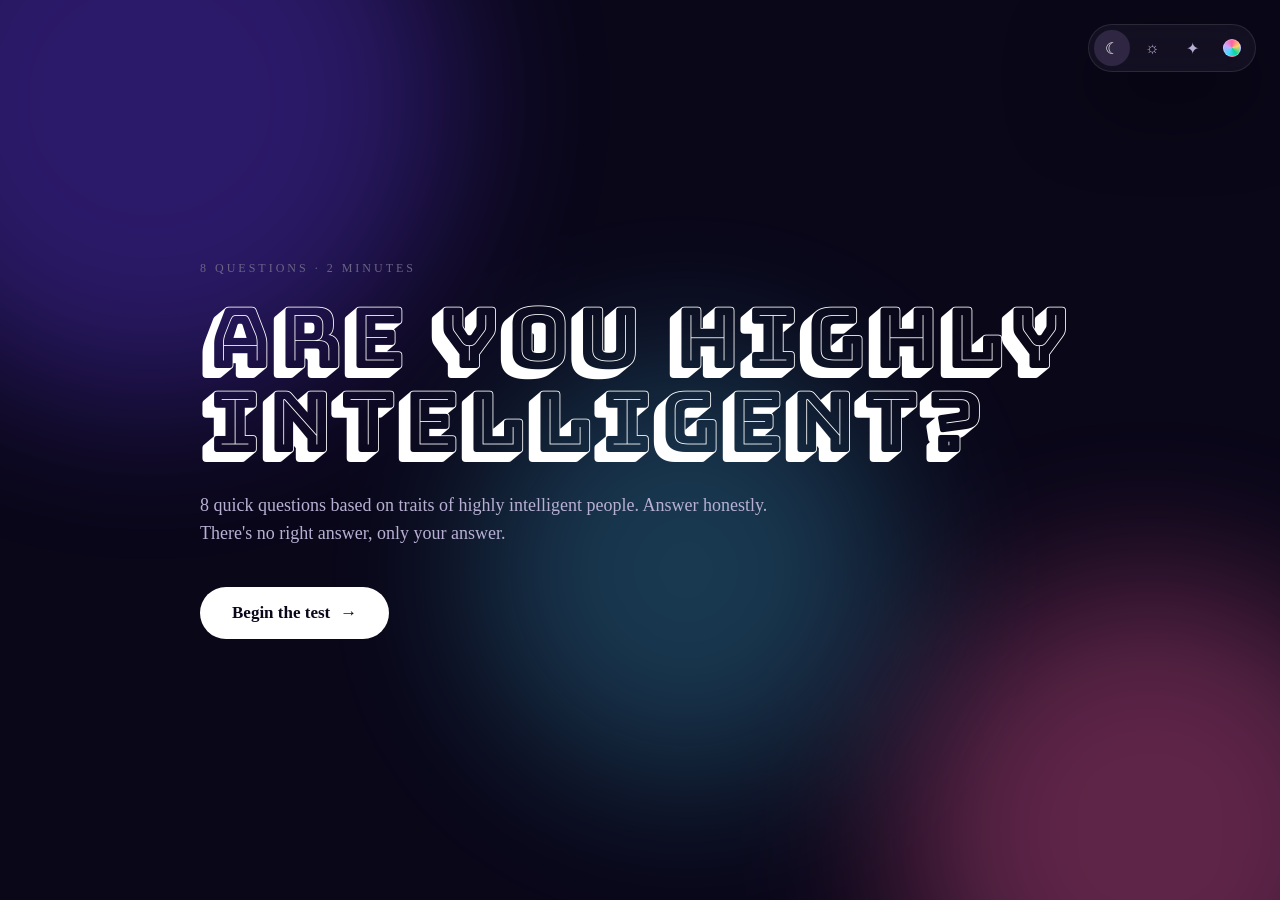
<file: index.html>
<!DOCTYPE html>
<html lang="en">
<head>
  <meta charset="UTF-8" />
  <meta name="viewport" content="width=device-width, initial-scale=1.0" />
  <title>Are You Highly Intelligent?</title>
  <link rel="preconnect" href="https://fonts.googleapis.com" />
  <link rel="preconnect" href="https://fonts.gstatic.com" crossorigin />
  <link rel="stylesheet" href="https://fonts.googleapis.com/css2?family=Bungee+Shade&display=swap" />
  <link rel="stylesheet" href="styles.css" />
</head>
<body class="theme-dark">
  <div class="bg-orbs" aria-hidden="true">
    <div class="orb orb-1"></div>
    <div class="orb orb-2"></div>
    <div class="orb orb-3"></div>
  </div>
  <div class="theme-switcher" title="Change theme">
    <button data-theme="dark" title="Dark" aria-label="Dark theme">☾</button>
    <button data-theme="light" title="Light" aria-label="Light theme">☼</button>
    <button data-theme="playful" title="Playful" aria-label="Playful theme">✦</button>
    <button data-theme="custom" title="Custom color" aria-label="Custom color" id="custom-theme-btn">
      <span class="custom-swatch" id="custom-swatch"></span>
    </button>
    <input type="color" id="custom-color-input" aria-hidden="true" />
  </div>
  <main class="app" id="app"></main>
  <script src="questions.js"></script>
  <script src="quiz.js"></script>
</body>
</html>
</file>
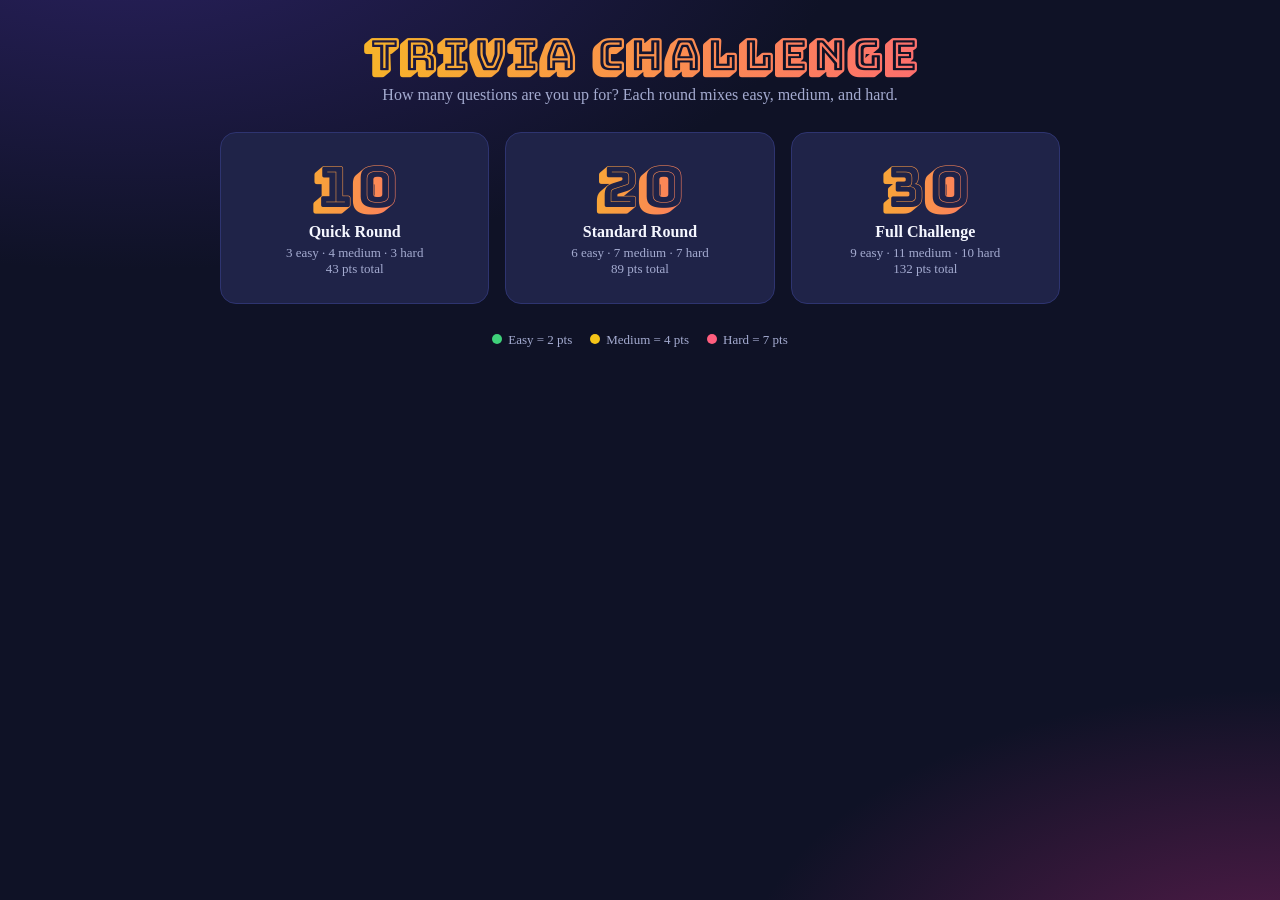
<file: game2/index.html>
<!DOCTYPE html>
<html lang="en">
<head>
<meta charset="UTF-8" />
<meta name="viewport" content="width=device-width, initial-scale=1.0" />
<title>Trivia Challenge</title>
<link rel="preconnect" href="https://fonts.googleapis.com">
<link rel="preconnect" href="https://fonts.gstatic.com" crossorigin>
<link href="https://fonts.googleapis.com/css2?family=Bungee+Outline&family=Bungee+Shade&display=swap" rel="stylesheet">
<style>
  :root {
    --bg: #0f1226;
    --card: #1f2348;
    --card-2: #262b58;
    --accent: #f5c518;
    --accent-2: #ff5e7e;
    --good: #3fd17a;
    --bad: #ff5b5b;
    --easy: #3fd17a;
    --medium: #f5c518;
    --hard: #ff5e7e;
    --text: #f5f7ff;
    --muted: #a4abd0;
    --border: #2e3470;
  }
  * { box-sizing: border-box; }
  html, body {
    margin: 0; padding: 0;
    font-family: "Times New Roman", Times, serif;
    background: radial-gradient(1200px 600px at 10% -10%, #2a2160 0%, transparent 60%),
                radial-gradient(900px 500px at 100% 110%, #5b1d4d 0%, transparent 60%),
                var(--bg);
    color: var(--text);
    min-height: 100vh;
  }
  .wrap { max-width: 880px; margin: 0 auto; padding: 32px 20px 80px; }

  header { text-align: center; margin-bottom: 28px; }
  header h1 {
    margin: 0 0 6px;
    font-family: "Bungee Shade", "Times New Roman", serif;
    font-size: 44px;
    letter-spacing: 1px;
    line-height: 1.1;
    background: linear-gradient(90deg, var(--accent), var(--accent-2));
    -webkit-background-clip: text;
    background-clip: text;
    color: transparent;
  }
  header p { margin: 0; color: var(--muted); font-size: 16px; }
  h2, h3 { font-family: "Bungee Shade", "Times New Roman", serif; letter-spacing: 1px; }

  .step-label {
    text-align: center;
    color: var(--muted);
    font-size: 13px;
    text-transform: uppercase;
    letter-spacing: 2px;
    margin: 8px 0 16px;
  }

  .pick-grid {
    display: grid;
    grid-template-columns: repeat(auto-fit, minmax(220px, 1fr));
    gap: 16px;
    margin-top: 20px;
  }
  .pick-card {
    background: var(--card);
    border: 1px solid var(--border);
    border-radius: 16px;
    padding: 26px 20px;
    text-align: center;
    cursor: pointer;
    transition: transform 0.15s ease, border-color 0.15s ease;
  }
  .pick-card:hover { transform: translateY(-3px); border-color: var(--accent); }
  .pick-card.easy:hover   { border-color: var(--easy); }
  .pick-card.medium:hover { border-color: var(--medium); }
  .pick-card.hard:hover   { border-color: var(--hard); }

  .pick-num {
    font-family: "Bungee Shade", "Times New Roman", serif;
    font-size: 56px;
    line-height: 1;
    background: linear-gradient(90deg, var(--accent), var(--accent-2));
    -webkit-background-clip: text;
    background-clip: text;
    color: transparent;
  }
  .pick-title {
    font-family: "Bungee Shade", "Times New Roman", serif;
    font-size: 28px;
    line-height: 1;
    letter-spacing: 1px;
  }
  .pick-title.easy   { color: var(--easy); }
  .pick-title.medium { color: var(--medium); }
  .pick-title.hard   { color: var(--hard); }

  .pick-label { color: var(--text); font-size: 16px; margin: 8px 0 4px; font-weight: 700; }
  .pick-desc  { color: var(--muted); font-size: 13px; }

  .selection-summary {
    text-align: center;
    color: var(--muted);
    margin: 20px 0 6px;
    font-size: 14px;
  }
  .selection-summary strong { color: var(--text); }

  /* Progress bar */
  .progress-bar {
    position: sticky; top: 0; z-index: 5;
    background: rgba(15, 18, 38, 0.85);
    backdrop-filter: blur(10px);
    padding: 10px 0; margin: 0 -20px 16px;
    padding-left: 20px; padding-right: 20px;
    border-bottom: 1px solid var(--border);
  }
  .progress-track { width: 100%; height: 8px; background: var(--card); border-radius: 999px; overflow: hidden; }
  .progress-fill { height: 100%; background: linear-gradient(90deg, var(--accent), var(--accent-2)); width: 0%; transition: width 0.25s ease; }
  .progress-meta { display: flex; justify-content: space-between; margin-top: 6px; font-size: 13px; color: var(--muted); }

  /* Question card */
  .question {
    background: var(--card);
    border: 1px solid var(--border);
    border-radius: 16px;
    padding: 20px 22px;
    margin-bottom: 14px;
    box-shadow: 0 6px 20px rgba(0, 0, 0, 0.25);
  }
  .q-head { display: flex; align-items: center; justify-content: space-between; gap: 12px; margin-bottom: 10px; flex-wrap: wrap; }
  .q-num { color: var(--accent); font-weight: 700; font-size: 14px; letter-spacing: 1px; text-transform: uppercase; }
  .q-pts { color: var(--muted); font-size: 12px; padding: 3px 10px; border-radius: 999px; background: var(--card-2); text-transform: uppercase; letter-spacing: 0.5px; }

  .q-text { font-size: 17px; line-height: 1.4; margin: 0 0 14px; }

  .options { display: grid; gap: 8px; }
  .option {
    display: flex; align-items: center;
    gap: 10px;
    padding: 10px 12px;
    background: var(--card-2);
    border: 1px solid transparent;
    border-radius: 10px;
    cursor: pointer;
    user-select: none;
  }
  .option:hover { background: #2f3568; }
  .option input { accent-color: var(--accent); }
  .option.selected { border-color: var(--accent); background: var(--card-2); }

  .actions { display: flex; justify-content: center; margin-top: 24px; gap: 12px; flex-wrap: wrap; }
  .btn {
    background: linear-gradient(90deg, var(--accent), var(--accent-2));
    color: #1a1a1a;
    border: none;
    padding: 14px 32px;
    font-size: 16px;
    font-weight: 700;
    border-radius: 999px;
    cursor: pointer;
    letter-spacing: 0.5px;
    box-shadow: 0 8px 24px rgba(245, 197, 24, 0.3);
    transition: transform 0.1s ease;
    font-family: "Times New Roman", Times, serif;
  }
  .btn:hover { transform: translateY(-1px); }
  .btn.secondary { background: var(--card-2); color: var(--text); box-shadow: none; border: 1px solid var(--border); }

  /* Results */
  .result-card {
    background: linear-gradient(135deg, #2b2469 0%, #4a1d56 100%);
    border: 1px solid var(--border);
    border-radius: 20px;
    padding: 32px;
    text-align: center;
    margin-bottom: 24px;
  }
  .score-ring {
    display: inline-block;
    font-family: "Bungee Shade", "Times New Roman", serif;
    font-size: 56px;
    line-height: 1.1;
    margin: 8px 0;
    background: linear-gradient(90deg, var(--accent), var(--accent-2));
    -webkit-background-clip: text;
    background-clip: text;
    color: transparent;
  }
  .score-ring small { font-size: 22px; color: var(--muted); -webkit-text-fill-color: var(--muted); font-family: "Times New Roman", Times, serif; }
  .breakdown {
    display: flex;
    justify-content: center;
    gap: 28px;
    margin-bottom: 18px;
    flex-wrap: wrap;
  }
  .breakdown-item { text-align: center; }
  .breakdown-num {
    font-family: "Comic Sans MS", "Comic Sans", cursive;
    font-size: 30px;
    line-height: 1;
    font-weight: 700;
  }
  .breakdown-total {
    font-family: "Comic Sans MS", "Comic Sans", cursive;
    color: var(--muted);
    font-size: 22px;
    margin-left: 2px;
    font-weight: 700;
  }
  .breakdown-label {
    font-family: "Comic Sans MS", "Comic Sans", cursive;
    font-size: 15px;
    letter-spacing: 0.5px;
    margin-top: 8px;
  }
  .tier { font-family: "Bungee Shade", "Times New Roman", serif; font-size: 22px; margin: 8px 0 4px; letter-spacing: 1px; }
  .tier-blurb { color: var(--muted); margin: 0; }
  .pct { color: var(--muted); font-size: 14px; margin-top: 6px; }

  /* Review */
  .review-q {
    background: var(--card);
    border: 1px solid var(--border);
    border-left: 4px solid var(--good);
    border-radius: 12px;
    padding: 14px 18px;
    margin-bottom: 10px;
    font-size: 14.5px;
  }
  .review-q.wrong { border-left-color: var(--bad); }
  .review-q .label {
    font-size: 12px; text-transform: uppercase; letter-spacing: 1px;
    color: var(--muted); margin-bottom: 4px;
  }
  .review-q .your { color: #ffd9d9; }
  .review-q .correct { color: #cdf3da; }
  .review-q.right .your { color: #cdf3da; }
  .badge { font-size: 12px; padding: 2px 8px; border-radius: 999px; margin-left: 8px; }
  .badge.right { background: rgba(63, 209, 122, 0.2); color: var(--good); }
  .badge.wrong { background: rgba(255, 91, 91, 0.2); color: var(--bad); }

  .empty-warning {
    background: rgba(255, 91, 91, 0.12);
    color: #ffb1b1;
    border: 1px solid rgba(255, 91, 91, 0.3);
    border-radius: 10px;
    padding: 10px 14px;
    margin: 12px 0;
    font-size: 14px;
    text-align: center;
  }
</style>
</head>
<body>
<div class="wrap"><div id="app"></div></div>

<script>
  const POINTS = { easy: 2, medium: 4, hard: 7 };

  const STRATIFIED_PICKS = {
    10: { easy: 3,  medium: 4,  hard: 3  }, // 6 + 16 + 21 = 43 pts
    20: { easy: 6,  medium: 7,  hard: 7  }, // 12 + 28 + 49 = 89 pts
    30: { easy: 9,  medium: 11, hard: 10 }, // 18 + 44 + 70 = 132 pts
  };

  const TIERS = [
    { min: 0.90, label: "Trivia Genius",         blurb: "Encyclopedia energy. Are you sure you weren't peeking?" },
    { min: 0.75, label: "Trivia Master",         blurb: "Sharp, well-read, and clearly dangerous at pub quiz night." },
    { min: 0.60, label: "Knowledgeable",         blurb: "Solid all-rounder — a respectable showing." },
    { min: 0.40, label: "Casual Learner",        blurb: "Some hits, some misses. The trivia world is your oyster." },
    { min: 0.20, label: "Just Getting Started",  blurb: "Plenty of room to grow — every genius was a beginner once." },
    { min: 0.00, label: "Better Luck Next Time", blurb: "Hey, at least you showed up. Wikipedia is right there." },
  ];

  // 35 questions per difficulty so 30-question rounds still get fresh shuffles on retry.
  const QUESTION_POOL = [
    // ============ EASY (35) ============
    { difficulty: "easy", q: "What is the capital of Australia?", options: ["Sydney", "Melbourne", "Canberra", "Perth"], correctIndex: 2 },
    { difficulty: "easy", q: "How many continents are there on Earth?", options: ["5", "6", "7", "8"], correctIndex: 2 },
    { difficulty: "easy", q: "Who painted the Mona Lisa?", options: ["Vincent van Gogh", "Pablo Picasso", "Leonardo da Vinci", "Michelangelo"], correctIndex: 2 },
    { difficulty: "easy", q: "In what year did World War II end?", options: ["1942", "1945", "1948", "1939"], correctIndex: 1 },
    { difficulty: "easy", q: "What is the largest mammal on Earth?", options: ["African elephant", "Giraffe", "Blue whale", "Polar bear"], correctIndex: 2 },
    { difficulty: "easy", q: "Which element has the atomic number 1?", options: ["Helium", "Hydrogen", "Oxygen", "Carbon"], correctIndex: 1 },
    { difficulty: "easy", q: "Who was the first person to walk on the moon?", options: ["Buzz Aldrin", "Yuri Gagarin", "Neil Armstrong", "John Glenn"], correctIndex: 2 },
    { difficulty: "easy", q: "How many sides does a hexagon have?", options: ["5", "6", "7", "8"], correctIndex: 1 },
    { difficulty: "easy", q: "Which gas do plants primarily absorb from the atmosphere?", options: ["Oxygen", "Nitrogen", "Carbon dioxide", "Methane"], correctIndex: 2 },
    { difficulty: "easy", q: "What is the largest hot desert in the world?", options: ["Gobi", "Kalahari", "Sahara", "Arabian"], correctIndex: 2 },
    { difficulty: "easy", q: "Who developed the theory of relativity?", options: ["Isaac Newton", "Albert Einstein", "Galileo Galilei", "Niels Bohr"], correctIndex: 1 },
    { difficulty: "easy", q: "How many strings does a standard guitar have?", options: ["4", "5", "6", "7"], correctIndex: 2 },
    { difficulty: "easy", q: "What is the main language spoken in Brazil?", options: ["Spanish", "English", "Portuguese", "French"], correctIndex: 2 },
    { difficulty: "easy", q: "What is the largest ocean on Earth?", options: ["Atlantic", "Indian", "Pacific", "Arctic"], correctIndex: 2 },
    { difficulty: "easy", q: "What is the hardest naturally occurring substance on Earth?", options: ["Quartz", "Granite", "Diamond", "Iron"], correctIndex: 2 },
    { difficulty: "easy", q: "What is the official currency of Japan?", options: ["Won", "Yen", "Yuan", "Ringgit"], correctIndex: 1 },
    { difficulty: "easy", q: "Who wrote \"Romeo and Juliet\"?", options: ["Charles Dickens", "William Shakespeare", "Ernest Hemingway", "Leo Tolstoy"], correctIndex: 1 },
    { difficulty: "easy", q: "Mount Everest is part of which mountain range?", options: ["Andes", "Rockies", "Alps", "Himalayas"], correctIndex: 3 },
    { difficulty: "easy", q: "The Great Wall is in which country?", options: ["Japan", "India", "China", "Mongolia"], correctIndex: 2 },
    { difficulty: "easy", q: "What is the fastest land animal?", options: ["Lion", "Cheetah", "Horse", "Greyhound"], correctIndex: 1 },
    { difficulty: "easy", q: "Water boils at what temperature in Celsius (at standard pressure)?", options: ["50", "75", "100", "212"], correctIndex: 2 },
    { difficulty: "easy", q: "The pyramids of Giza are in which country?", options: ["Mexico", "Sudan", "Egypt", "Iraq"], correctIndex: 2 },
    { difficulty: "easy", q: "What is the square root of 144?", options: ["10", "11", "12", "14"], correctIndex: 2 },
    { difficulty: "easy", q: "What is the smallest planet in our solar system?", options: ["Mars", "Venus", "Mercury", "Pluto"], correctIndex: 2 },
    { difficulty: "easy", q: "What is the capital of France?", options: ["London", "Madrid", "Paris", "Berlin"], correctIndex: 2 },
    { difficulty: "easy", q: "How many days are in a leap year?", options: ["364", "365", "366", "367"], correctIndex: 2 },
    { difficulty: "easy", q: "What is the currency of the United Kingdom?", options: ["Euro", "Pound sterling", "Krona", "Franc"], correctIndex: 1 },
    { difficulty: "easy", q: "How many planets are officially recognized in our solar system?", options: ["7", "8", "9", "10"], correctIndex: 1 },
    { difficulty: "easy", q: "What is H₂O commonly known as?", options: ["Salt", "Water", "Sugar", "Oxygen"], correctIndex: 1 },
    { difficulty: "easy", q: "What color do you get by mixing red and blue?", options: ["Green", "Orange", "Purple", "Brown"], correctIndex: 2 },
    { difficulty: "easy", q: "How many legs does a spider have?", options: ["6", "8", "10", "12"], correctIndex: 1 },
    { difficulty: "easy", q: "The Sun rises in which direction?", options: ["North", "South", "East", "West"], correctIndex: 2 },
    { difficulty: "easy", q: "What is the capital of Russia?", options: ["St. Petersburg", "Moscow", "Kyiv", "Volgograd"], correctIndex: 1 },
    { difficulty: "easy", q: "What is the capital of Germany?", options: ["Munich", "Berlin", "Hamburg", "Frankfurt"], correctIndex: 1 },
    { difficulty: "easy", q: "Which animal is often called the \"King of the Jungle\"?", options: ["Tiger", "Lion", "Elephant", "Cheetah"], correctIndex: 1 },

    // ============ MEDIUM (35) ============
    { difficulty: "medium", q: "Which planet has the most moons? (Jupiter and Saturn are neck-and-neck — pick the current leader by confirmed count.)", options: ["Jupiter", "Saturn", "Uranus", "Neptune"], correctIndex: 1 },
    { difficulty: "medium", q: "The chemical symbol for gold is?", options: ["Ag", "Au", "Gd", "Go"], correctIndex: 1 },
    { difficulty: "medium", q: "Which is the smallest country in the world by area?", options: ["Monaco", "San Marino", "Vatican City", "Liechtenstein"], correctIndex: 2 },
    { difficulty: "medium", q: "Which Shakespeare play features the line \"To be, or not to be\"?", options: ["Macbeth", "Othello", "King Lear", "Hamlet"], correctIndex: 3 },
    { difficulty: "medium", q: "The longest river in the world (by most accepted measure) is the?", options: ["Amazon", "Nile", "Yangtze", "Mississippi"], correctIndex: 1 },
    { difficulty: "medium", q: "How many bones are in the adult human body?", options: ["186", "206", "226", "246"], correctIndex: 1 },
    { difficulty: "medium", q: "What is the capital of Canada?", options: ["Toronto", "Vancouver", "Ottawa", "Montreal"], correctIndex: 2 },
    { difficulty: "medium", q: "Who wrote the novel \"1984\"?", options: ["Aldous Huxley", "George Orwell", "Ray Bradbury", "Kurt Vonnegut"], correctIndex: 1 },
    { difficulty: "medium", q: "In what year was the first iPhone released?", options: ["2005", "2006", "2007", "2008"], correctIndex: 2 },
    { difficulty: "medium", q: "Which continent has the most countries?", options: ["Asia", "Europe", "Africa", "South America"], correctIndex: 2 },
    { difficulty: "medium", q: "The currency of Switzerland is the?", options: ["Euro", "Swiss Franc", "Krone", "Swiss Mark"], correctIndex: 1 },
    { difficulty: "medium", q: "Who is most commonly credited with inventing the telephone?", options: ["Thomas Edison", "Alexander Graham Bell", "Nikola Tesla", "Guglielmo Marconi"], correctIndex: 1 },
    { difficulty: "medium", q: "Pi (π) to two decimal places is?", options: ["3.12", "3.14", "3.16", "3.41"], correctIndex: 1 },
    { difficulty: "medium", q: "Who painted \"The Starry Night\"?", options: ["Pablo Picasso", "Claude Monet", "Vincent van Gogh", "Paul Cézanne"], correctIndex: 2 },
    { difficulty: "medium", q: "The speed of light is approximately how many km/s?", options: ["30,000", "300,000", "3,000,000", "30,000,000"], correctIndex: 1 },
    { difficulty: "medium", q: "What is the capital of Italy?", options: ["Milan", "Naples", "Rome", "Florence"], correctIndex: 2 },
    { difficulty: "medium", q: "What is the largest planet in our solar system?", options: ["Saturn", "Jupiter", "Neptune", "Uranus"], correctIndex: 1 },
    { difficulty: "medium", q: "Who wrote \"Pride and Prejudice\"?", options: ["Charlotte Brontë", "Jane Austen", "George Eliot", "Virginia Woolf"], correctIndex: 1 },
    { difficulty: "medium", q: "Which element has the chemical symbol Fe?", options: ["Fluorine", "Iron", "Francium", "Ferrium"], correctIndex: 1 },
    { difficulty: "medium", q: "Which is the second-largest country by total area?", options: ["China", "Canada", "United States", "Brazil"], correctIndex: 1 },
    { difficulty: "medium", q: "What is the largest organ in the human body?", options: ["Liver", "Skin", "Brain", "Heart"], correctIndex: 1 },
    { difficulty: "medium", q: "Who painted the ceiling of the Sistine Chapel?", options: ["Raphael", "Leonardo da Vinci", "Michelangelo", "Donatello"], correctIndex: 2 },
    { difficulty: "medium", q: "The chemical symbol for sodium is?", options: ["S", "So", "Na", "Sd"], correctIndex: 2 },
    { difficulty: "medium", q: "In what year was the Eiffel Tower completed?", options: ["1869", "1889", "1899", "1909"], correctIndex: 1 },
    { difficulty: "medium", q: "Who is traditionally credited as the author of \"The Odyssey\"?", options: ["Virgil", "Homer", "Plato", "Aristotle"], correctIndex: 1 },
    { difficulty: "medium", q: "As of 2023, the world's most populous country is?", options: ["China", "India", "United States", "Indonesia"], correctIndex: 1 },
    { difficulty: "medium", q: "Which body of water is among the saltiest in the world?", options: ["Mediterranean Sea", "Dead Sea", "Red Sea", "Caspian Sea"], correctIndex: 1 },
    { difficulty: "medium", q: "Who wrote \"The Great Gatsby\"?", options: ["Ernest Hemingway", "F. Scott Fitzgerald", "John Steinbeck", "William Faulkner"], correctIndex: 1 },
    { difficulty: "medium", q: "What is the capital of South Korea?", options: ["Pyongyang", "Seoul", "Busan", "Tokyo"], correctIndex: 1 },
    { difficulty: "medium", q: "What is the largest country in Africa by area?", options: ["Egypt", "Algeria", "Sudan", "DR Congo"], correctIndex: 1 },
    { difficulty: "medium", q: "Machu Picchu is located in which country?", options: ["Bolivia", "Peru", "Chile", "Argentina"], correctIndex: 1 },
    { difficulty: "medium", q: "Who is the Greek god of the sea?", options: ["Zeus", "Poseidon", "Hades", "Apollo"], correctIndex: 1 },
    { difficulty: "medium", q: "The currency of Mexico is the?", options: ["Real", "Peso", "Quetzal", "Bolívar"], correctIndex: 1 },
    { difficulty: "medium", q: "On the pH scale, the opposite of an acid is a?", options: ["Salt", "Base", "Solvent", "Solute"], correctIndex: 1 },
    { difficulty: "medium", q: "Which country gifted the Statue of Liberty to the United States?", options: ["Spain", "France", "England", "Italy"], correctIndex: 1 },

    // ============ HARD (35) ============
    { difficulty: "hard", q: "In what year did the Berlin Wall fall?", options: ["1987", "1989", "1991", "1985"], correctIndex: 1 },
    { difficulty: "hard", q: "Who is credited with discovering penicillin?", options: ["Louis Pasteur", "Alexander Fleming", "Marie Curie", "Jonas Salk"], correctIndex: 1 },
    { difficulty: "hard", q: "What is the capital of Mongolia?", options: ["Astana", "Ulaanbaatar", "Bishkek", "Tashkent"], correctIndex: 1 },
    { difficulty: "hard", q: "Who composed Symphony No. 9, which contains \"Ode to Joy\"?", options: ["Wolfgang Mozart", "Ludwig van Beethoven", "Johann Sebastian Bach", "Johannes Brahms"], correctIndex: 1 },
    { difficulty: "hard", q: "What is element number 79 on the periodic table?", options: ["Silver", "Gold", "Platinum", "Mercury"], correctIndex: 1 },
    { difficulty: "hard", q: "Who was the first female Prime Minister of the United Kingdom?", options: ["Theresa May", "Margaret Thatcher", "Liz Truss", "Indira Gandhi"], correctIndex: 1 },
    { difficulty: "hard", q: "Which country has the largest land area in the world?", options: ["China", "United States", "Russia", "Canada"], correctIndex: 2 },
    { difficulty: "hard", q: "The deepest known point in Earth's oceans is the?", options: ["Puerto Rico Trench", "Mariana Trench", "Tonga Trench", "Java Trench"], correctIndex: 1 },
    { difficulty: "hard", q: "Who painted \"The Persistence of Memory\" (the famous melting clocks)?", options: ["Pablo Picasso", "Salvador Dalí", "René Magritte", "Joan Miró"], correctIndex: 1 },
    { difficulty: "hard", q: "Whose face appears on the United States $100 bill?", options: ["George Washington", "Abraham Lincoln", "Benjamin Franklin", "Thomas Jefferson"], correctIndex: 2 },
    { difficulty: "hard", q: "Who wrote \"The Brothers Karamazov\"?", options: ["Leo Tolstoy", "Fyodor Dostoevsky", "Anton Chekhov", "Nikolai Gogol"], correctIndex: 1 },
    { difficulty: "hard", q: "In what year did the Western Roman Empire fall?", options: ["410 AD", "476 AD", "500 AD", "565 AD"], correctIndex: 1 },
    { difficulty: "hard", q: "Who is the longest-reigning British monarch in history?", options: ["Queen Victoria", "George III", "Elizabeth II", "Henry VIII"], correctIndex: 2 },
    { difficulty: "hard", q: "What is the smallest bone in the human body?", options: ["Stapes", "Malleus", "Incus", "Hyoid"], correctIndex: 0 },
    { difficulty: "hard", q: "Who composed \"The Four Seasons\"?", options: ["Johann Sebastian Bach", "Antonio Vivaldi", "George Frideric Handel", "Georg Philipp Telemann"], correctIndex: 1 },
    { difficulty: "hard", q: "In what year was the United Nations founded?", options: ["1919", "1945", "1948", "1950"], correctIndex: 1 },
    { difficulty: "hard", q: "The chemical formula for table salt is?", options: ["KCl", "NaCl", "CaCl₂", "NaCO₃"], correctIndex: 1 },
    { difficulty: "hard", q: "What is the largest moon of Saturn?", options: ["Europa", "Titan", "Ganymede", "Rhea"], correctIndex: 1 },
    { difficulty: "hard", q: "What metal has the chemical symbol \"Sn\"?", options: ["Strontium", "Selenium", "Tin", "Silicon"], correctIndex: 2 },
    { difficulty: "hard", q: "Who is widely considered the founder of psychoanalysis?", options: ["Carl Jung", "Sigmund Freud", "Ivan Pavlov", "B. F. Skinner"], correctIndex: 1 },
    { difficulty: "hard", q: "Which African country was formerly known as Abyssinia?", options: ["Ethiopia", "Eritrea", "Somalia", "Sudan"], correctIndex: 0 },
    { difficulty: "hard", q: "Which is the only mammal capable of true, sustained flight?", options: ["Flying squirrel", "Bat", "Sugar glider", "Colugo"], correctIndex: 1 },
    { difficulty: "hard", q: "Who painted \"Guernica\"?", options: ["Salvador Dalí", "Pablo Picasso", "Joan Miró", "Francisco Goya"], correctIndex: 1 },
    { difficulty: "hard", q: "What is the world's longest above-water mountain range?", options: ["Himalayas", "Andes", "Rockies", "Atlas"], correctIndex: 1 },
    { difficulty: "hard", q: "What is the most abundant gas in Earth's atmosphere?", options: ["Oxygen", "Nitrogen", "Argon", "Carbon dioxide"], correctIndex: 1 },
    { difficulty: "hard", q: "The Magna Carta was signed in which year?", options: ["1066", "1215", "1297", "1485"], correctIndex: 1 },
    { difficulty: "hard", q: "Who painted \"American Gothic\"?", options: ["Edward Hopper", "Grant Wood", "Jackson Pollock", "Norman Rockwell"], correctIndex: 1 },
    { difficulty: "hard", q: "Who is widely credited with painting the first purely abstract painting?", options: ["Wassily Kandinsky", "Piet Mondrian", "Jackson Pollock", "Paul Klee"], correctIndex: 0 },
    { difficulty: "hard", q: "Who wrote \"Don Quixote\"?", options: ["Miguel de Cervantes", "Federico García Lorca", "Gabriel García Márquez", "Jorge Luis Borges"], correctIndex: 0 },
    { difficulty: "hard", q: "The Treaty of Versailles formally ended which war?", options: ["The Napoleonic Wars", "World War I", "World War II", "The Crimean War"], correctIndex: 1 },
    { difficulty: "hard", q: "What is the official currency of Vietnam?", options: ["Dong", "Kip", "Riel", "Baht"], correctIndex: 0 },
    { difficulty: "hard", q: "Which planet has the longest day (longest single rotation)?", options: ["Mercury", "Venus", "Mars", "Jupiter"], correctIndex: 1 },
    { difficulty: "hard", q: "Who composed the opera \"The Magic Flute\"?", options: ["Ludwig van Beethoven", "Wolfgang Amadeus Mozart", "Richard Wagner", "Giuseppe Verdi"], correctIndex: 1 },
    { difficulty: "hard", q: "Who painted \"Las Meninas\"?", options: ["Francisco Goya", "Diego Velázquez", "El Greco", "Bartolomé Esteban Murillo"], correctIndex: 1 },
    { difficulty: "hard", q: "Which is generally considered the rarest of the eight major ABO/Rh blood types?", options: ["O negative", "AB negative", "B negative", "A negative"], correctIndex: 1 },
  ];

  // ---- App state ----
  const SEEN_STORAGE_KEY = "trivia.seenIndices.v1";
  let chosenCount = null;
  let activeQuestions = [];
  let responses = [];
  let seenIndices = loadSeen(); // persisted across page reloads

  function loadSeen() {
    try {
      const raw = localStorage.getItem(SEEN_STORAGE_KEY);
      if (!raw) return new Set();
      const arr = JSON.parse(raw);
      return new Set(Array.isArray(arr) ? arr : []);
    } catch (e) {
      return new Set();
    }
  }
  function saveSeen() {
    try {
      localStorage.setItem(SEEN_STORAGE_KEY, JSON.stringify([...seenIndices]));
    } catch (e) { /* ignore */ }
  }

  // ---- Utilities ----
  function shuffle(arr) {
    const a = arr.slice();
    for (let i = a.length - 1; i > 0; i--) {
      const j = Math.floor(Math.random() * (i + 1));
      [a[i], a[j]] = [a[j], a[i]];
    }
    return a;
  }

  function pickQuestions(count) {
    const split = STRATIFIED_PICKS[count];

    function pickFromDifficulty(diff, n) {
      // Indices of all questions of this difficulty.
      const allIdx = QUESTION_POOL
        .map((q, i) => ({ q, i }))
        .filter(x => x.q.difficulty === diff)
        .map(x => x.i);

      // Available = unseen.
      let available = allIdx.filter(i => !seenIndices.has(i));

      // If not enough unseen for this difficulty, reset just this difficulty's "seen" set.
      if (available.length < n) {
        allIdx.forEach(i => seenIndices.delete(i));
        available = allIdx.slice();
      }

      const picked = shuffle(available).slice(0, n);
      picked.forEach(i => seenIndices.add(i));
      return picked.map(i => QUESTION_POOL[i]);
    }

    const picked = [
      ...pickFromDifficulty("easy", split.easy),
      ...pickFromDifficulty("medium", split.medium),
      ...pickFromDifficulty("hard", split.hard),
    ];
    saveSeen();
    return picked;
  }

  function totalPossiblePoints(questions) {
    return questions.reduce((s, q) => s + POINTS[q.difficulty], 0);
  }

  function pickTier(pct) {
    return TIERS.find(t => pct >= t.min);
  }

  function escapeHTML(s) {
    return String(s).replace(/[&<>"']/g, c => ({
      "&": "&amp;", "<": "&lt;", ">": "&gt;", "\"": "&quot;", "'": "&#39;"
    }[c]));
  }

  function ucfirst(s) { return s.charAt(0).toUpperCase() + s.slice(1); }

  function totalForCount(count) {
    const split = STRATIFIED_PICKS[count];
    return split.easy * POINTS.easy + split.medium * POINTS.medium + split.hard * POINTS.hard;
  }

  // ---- Start screen: pick number of questions ----
  function renderCountPick() {
    chosenCount = null;
    const app = document.getElementById("app");
    app.innerHTML = `
      <header>
        <h1>Trivia Challenge</h1>
        <p>How many questions are you up for? Each round mixes easy, medium, and hard.</p>
      </header>
      <div class="pick-grid">
        <div class="pick-card" data-count="10">
          <div class="pick-num">10</div>
          <div class="pick-label">Quick Round</div>
          <div class="pick-desc">3 easy · 4 medium · 3 hard<br>${totalForCount(10)} pts total</div>
        </div>
        <div class="pick-card" data-count="20">
          <div class="pick-num">20</div>
          <div class="pick-label">Standard Round</div>
          <div class="pick-desc">6 easy · 7 medium · 7 hard<br>${totalForCount(20)} pts total</div>
        </div>
        <div class="pick-card" data-count="30">
          <div class="pick-num">30</div>
          <div class="pick-label">Full Challenge</div>
          <div class="pick-desc">9 easy · 11 medium · 10 hard<br>${totalForCount(30)} pts total</div>
        </div>
      </div>
      <div class="points-legend" style="display:flex; justify-content:center; gap:18px; margin-top:28px; flex-wrap:wrap; color:var(--muted); font-size:13px;">
        <span><span style="display:inline-block; width:10px; height:10px; border-radius:50%; background:var(--easy); margin-right:6px;"></span>Easy = ${POINTS.easy} pts</span>
        <span><span style="display:inline-block; width:10px; height:10px; border-radius:50%; background:var(--medium); margin-right:6px;"></span>Medium = ${POINTS.medium} pts</span>
        <span><span style="display:inline-block; width:10px; height:10px; border-radius:50%; background:var(--hard); margin-right:6px;"></span>Hard = ${POINTS.hard} pts</span>
      </div>
    `;
    app.querySelectorAll(".pick-card").forEach(card => {
      card.addEventListener("click", () => {
        chosenCount = parseInt(card.dataset.count, 10);
        startQuiz();
      });
    });
  }

  function startQuiz() {
    activeQuestions = pickQuestions(chosenCount);
    responses = new Array(activeQuestions.length).fill(null);
    renderQuiz();
  }

  function renderQuiz() {
    const app = document.getElementById("app");
    const total = totalPossiblePoints(activeQuestions);
    app.innerHTML = `
      <header>
        <h1>Trivia Challenge</h1>
        <p>${activeQuestions.length} questions · ${total} points possible</p>
      </header>
      <div class="progress-bar">
        <div class="progress-track"><div class="progress-fill" id="progressFill"></div></div>
        <div class="progress-meta">
          <span id="answeredCount">0 / ${activeQuestions.length} answered</span>
          <span>${total} pts available</span>
        </div>
      </div>
      <div id="quiz"></div>
      <div id="warning"></div>
      <div class="actions">
        <button class="btn secondary" id="quitBtn">Back to Start</button>
        <button class="btn" id="submitBtn">Submit & See My Score</button>
      </div>
    `;

    const quiz = document.getElementById("quiz");
    activeQuestions.forEach((q, i) => {
      const card = document.createElement("div");
      card.className = "question";

      const head = document.createElement("div");
      head.className = "q-head";
      head.innerHTML = `
        <span class="q-num">Question ${i + 1}</span>
        <span class="q-meta" style="display:inline-flex; gap:8px; align-items:center;">
          <span class="q-pts" style="color: var(--${q.difficulty});">${ucfirst(q.difficulty)}</span>
          <span class="q-pts">${POINTS[q.difficulty]} pts</span>
        </span>
      `;
      card.appendChild(head);

      const text = document.createElement("p");
      text.className = "q-text";
      text.textContent = q.q;
      card.appendChild(text);

      const opts = document.createElement("div");
      opts.className = "options";
      q.options.forEach((opt, j) => {
        const id = `q${i}-opt${j}`;
        const label = document.createElement("label");
        label.className = "option";
        label.htmlFor = id;
        label.innerHTML = `
          <input type="radio" id="${id}" name="q-${i}" value="${j}" />
          <span>${escapeHTML(opt)}</span>
        `;
        label.querySelector("input").addEventListener("change", () => {
          responses[i] = j;
          opts.querySelectorAll(".option").forEach(o => o.classList.remove("selected"));
          label.classList.add("selected");
          updateProgress();
        });
        opts.appendChild(label);
      });
      card.appendChild(opts);
      quiz.appendChild(card);
    });

    document.getElementById("submitBtn").addEventListener("click", handleSubmit);
    document.getElementById("quitBtn").addEventListener("click", () => {
      if (confirm("Leave this round and go back to the start screen?")) renderCountPick();
    });
    updateProgress();
  }

  function updateProgress() {
    const answered = responses.filter(r => r !== null).length;
    const fill = document.getElementById("progressFill");
    const count = document.getElementById("answeredCount");
    if (fill) fill.style.width = `${(answered / activeQuestions.length) * 100}%`;
    if (count) count.textContent = `${answered} / ${activeQuestions.length} answered`;
  }

  function handleSubmit() {
    const answered = responses.filter(r => r !== null).length;
    const warn = document.getElementById("warning");
    if (answered < activeQuestions.length) {
      warn.innerHTML = `<div class="empty-warning">You have ${activeQuestions.length - answered} unanswered question(s). Submit anyway? <button class="btn secondary" id="confirmSubmit" style="margin-left: 10px; padding: 8px 16px; font-size: 13px;">Yes, submit</button></div>`;
      document.getElementById("confirmSubmit").addEventListener("click", showResults);
      warn.scrollIntoView({ behavior: "smooth", block: "center" });
    } else {
      showResults();
    }
  }

  function showResults() {
    const total = totalPossiblePoints(activeQuestions);
    let score = 0;
    const breakdown = {
      easy:   { correct: 0, total: 0 },
      medium: { correct: 0, total: 0 },
      hard:   { correct: 0, total: 0 },
    };
    activeQuestions.forEach((q, i) => {
      breakdown[q.difficulty].total += 1;
      if (responses[i] === q.correctIndex) {
        score += POINTS[q.difficulty];
        breakdown[q.difficulty].correct += 1;
      }
    });
    const pct = total === 0 ? 0 : score / total;
    const tier = pickTier(pct);

    const app = document.getElementById("app");
    app.innerHTML = `
      <header>
        <h1>Your Result</h1>
        <p>${activeQuestions.length}-question round</p>
      </header>
      <div class="result-card">
        <div class="breakdown">
          <div class="breakdown-item">
            <div class="breakdown-num" style="color: var(--easy);">${breakdown.easy.correct}<span class="breakdown-total">/${breakdown.easy.total}</span></div>
            <div class="breakdown-label" style="color: var(--easy);">Easy</div>
          </div>
          <div class="breakdown-item">
            <div class="breakdown-num" style="color: var(--medium);">${breakdown.medium.correct}<span class="breakdown-total">/${breakdown.medium.total}</span></div>
            <div class="breakdown-label" style="color: var(--medium);">Medium</div>
          </div>
          <div class="breakdown-item">
            <div class="breakdown-num" style="color: var(--hard);">${breakdown.hard.correct}<span class="breakdown-total">/${breakdown.hard.total}</span></div>
            <div class="breakdown-label" style="color: var(--hard);">Hard</div>
          </div>
        </div>
        <div class="score-ring">${score}<small> / ${total}</small></div>
        <div class="pct">${Math.round(pct * 100)}%</div>
        <div class="tier">${tier.label}</div>
        <p class="tier-blurb">${tier.blurb}</p>
      </div>
      <h2 style="margin: 24px 0 12px; font-size: 22px;">Review</h2>
      <div id="review"></div>
      <div class="actions" style="margin-top: 28px;">
        <button class="btn" id="newRound">Play Again (New Questions)</button>
        <button class="btn secondary" id="backStart">Choose Different Length</button>
      </div>
    `;

    const review = document.getElementById("review");
    activeQuestions.forEach((q, i) => {
      const correct = responses[i] === q.correctIndex;
      const yourIdx = responses[i];
      const yourText = yourIdx == null ? "(no answer)" : q.options[yourIdx];
      const correctText = q.options[q.correctIndex];
      const pts = POINTS[q.difficulty];
      const item = document.createElement("div");
      item.className = `review-q ${correct ? "right" : "wrong"}`;
      item.innerHTML = `
        <div class="label">
          Question ${i + 1} ·
          <span style="color: var(--${q.difficulty});">${ucfirst(q.difficulty)}</span> ·
          ${pts} pts
          <span class="badge ${correct ? "right" : "wrong"}">${correct ? `+${pts}` : "0"}</span>
        </div>
        <div style="margin-bottom: 6px;">${escapeHTML(q.q)}</div>
        <div class="your"><strong>Your answer:</strong> ${escapeHTML(yourText)}</div>
        ${correct ? "" : `<div class="correct"><strong>Correct answer:</strong> ${escapeHTML(correctText)}</div>`}
      `;
      review.appendChild(item);
    });

    document.getElementById("newRound").addEventListener("click", () => {
      // Same count + difficulty, but reshuffle the pool for fresh questions.
      startQuiz();
    });
    document.getElementById("backStart").addEventListener("click", renderCountPick);
    window.scrollTo({ top: 0, behavior: "smooth" });
  }

  // Boot
  renderCountPick();
</script>
</body>
</html>
</file>
<file: styles.css>
* { box-sizing: border-box; margin: 0; padding: 0; }

:root {
  /* Dark (default) */
  --bg: #0a0719;
  --bg-elev: rgba(255, 255, 255, 0.04);
  --bg-elev-strong: rgba(255, 255, 255, 0.08);
  --fg: #ffffff;
  --fg-dim: #b8b0d4;
  --fg-faint: #6b6485;
  --accent: #c9a8ff;
  --accent-2: #ff9ec7;
  --accent-soft: rgba(201, 168, 255, 0.15);
  --accent-glow: rgba(201, 168, 255, 0.35);
  --border: rgba(255, 255, 255, 0.1);
  --border-active: rgba(201, 168, 255, 0.55);
  --shadow: 0 30px 80px rgba(0, 0, 0, 0.55);
  --radius: 18px;
  --orb-1: #6b3fff;
  --orb-2: #ff5fa2;
  --orb-3: #4ad7ff;
  --orb-opacity: 0.35;
  --font-display: "Times New Roman", Times, serif;
  --font-body: "Times New Roman", Times, serif;
  --ease-spring: cubic-bezier(0.34, 1.56, 0.64, 1);
  --ease-smooth: cubic-bezier(0.22, 1, 0.36, 1);
}

.theme-light {
  --bg: #f7f5ef;
  --bg-elev: #ffffff;
  --bg-elev-strong: #ffffff;
  --fg: #0e0e0e;
  --fg-dim: #555;
  --fg-faint: #9a958d;
  --accent: #1a1a1a;
  --accent-2: #444;
  --accent-soft: #efece4;
  --accent-glow: rgba(0, 0, 0, 0.04);
  --border: #e6e2d8;
  --border-active: #1a1a1a;
  --shadow: 0 12px 40px rgba(0, 0, 0, 0.06);
  --orb-1: #ffe7c2;
  --orb-2: #ffd5e8;
  --orb-3: #d6e3ff;
  --orb-opacity: 0.45;
}

.theme-playful {
  --bg: #fff7ec;
  --bg-elev: rgba(255, 255, 255, 0.75);
  --bg-elev-strong: #ffffff;
  --fg: #1f1147;
  --fg-dim: #5a4d8a;
  --fg-faint: #9b91c2;
  --accent: #1f1147;
  --accent-2: #ff5fa2;
  --accent-soft: rgba(255, 255, 255, 0.7);
  --accent-glow: rgba(255, 95, 162, 0.35);
  --border: rgba(31, 17, 71, 0.15);
  --border-active: #1f1147;
  --shadow: 0 8px 0 rgba(31, 17, 71, 0.18);
  --radius: 22px;
  --orb-1: #fde68a;
  --orb-2: #fbcfe8;
  --orb-3: #c7d2fe;
  --orb-opacity: 0.7;
}

@media (prefers-reduced-motion: reduce) {
  *, *::before, *::after {
    animation-duration: 0.01ms !important;
    animation-iteration-count: 1 !important;
    transition-duration: 0.01ms !important;
  }
}

html, body { height: 100%; }
body {
  font-family: var(--font-body);
  background: var(--bg);
  color: var(--fg);
  min-height: 100vh;
  display: flex;
  align-items: center;
  justify-content: center;
  padding: 32px 24px;
  position: relative;
  overflow-x: hidden;
  transition: background 0.4s ease, color 0.4s ease;
  -webkit-font-smoothing: antialiased;
  -moz-osx-font-smoothing: grayscale;
}

/* Animated background orbs */
.bg-orbs {
  position: fixed;
  inset: 0;
  overflow: hidden;
  pointer-events: none;
  z-index: 0;
}
.orb {
  position: absolute;
  border-radius: 50%;
  filter: blur(80px);
  opacity: var(--orb-opacity);
  transition: background 0.6s ease;
}
.orb-1 {
  width: 600px; height: 600px;
  top: -200px; left: -150px;
  background: var(--orb-1);
  animation: float-1 22s ease-in-out infinite;
}
.orb-2 {
  width: 500px; height: 500px;
  bottom: -180px; right: -120px;
  background: var(--orb-2);
  animation: float-2 26s ease-in-out infinite;
}
.orb-3 {
  width: 420px; height: 420px;
  top: 40%; right: 30%;
  background: var(--orb-3);
  animation: float-3 30s ease-in-out infinite;
  opacity: calc(var(--orb-opacity) * 0.7);
}
@keyframes float-1 {
  0%, 100% { transform: translate(0, 0) scale(1); }
  50% { transform: translate(80px, 100px) scale(1.1); }
}
@keyframes float-2 {
  0%, 100% { transform: translate(0, 0) scale(1); }
  50% { transform: translate(-100px, -60px) scale(1.15); }
}
@keyframes float-3 {
  0%, 100% { transform: translate(0, 0) scale(1); }
  50% { transform: translate(-60px, 80px) scale(0.9); }
}

.app {
  width: 100%;
  max-width: 880px;
  position: relative;
  z-index: 1;
}

/* Theme switcher */
.theme-switcher {
  position: fixed;
  top: 24px;
  right: 24px;
  display: flex;
  gap: 4px;
  background: var(--bg-elev);
  padding: 5px;
  border-radius: 999px;
  border: 1px solid var(--border);
  z-index: 100;
  backdrop-filter: blur(20px);
  -webkit-backdrop-filter: blur(20px);
  box-shadow: var(--shadow);
}
.theme-switcher button {
  background: transparent;
  border: none;
  color: var(--fg-dim);
  font-size: 16px;
  width: 36px;
  height: 36px;
  border-radius: 999px;
  cursor: pointer;
  display: flex;
  align-items: center;
  justify-content: center;
  transition: background 0.2s var(--ease-smooth), color 0.2s var(--ease-smooth), transform 0.2s var(--ease-smooth);
}
.theme-switcher button:hover { color: var(--fg); transform: scale(1.1); }
.theme-switcher button.active {
  background: var(--accent-soft);
  color: var(--fg);
}
.custom-swatch {
  width: 18px;
  height: 18px;
  border-radius: 50%;
  background: conic-gradient(from 0deg, #ff5fa2, #ffd166, #06d6a0, #4ad7ff, #c9a8ff, #ff5fa2);
  border: 1.5px solid rgba(255,255,255,0.3);
  display: block;
}
.theme-light .custom-swatch { border-color: rgba(0,0,0,0.15); }
#custom-color-input {
  position: absolute;
  opacity: 0;
  pointer-events: none;
  width: 0;
  height: 0;
}

/* Screen entrance */
.screen { animation: screenIn 0.5s var(--ease-smooth) both; }
@keyframes screenIn {
  from { opacity: 0; transform: translateY(16px) scale(0.99); filter: blur(4px); }
  to { opacity: 1; transform: translateY(0) scale(1); filter: blur(0); }
}

.eyebrow {
  font-size: 12px;
  letter-spacing: 3px;
  text-transform: uppercase;
  color: var(--fg-faint);
  margin-bottom: 20px;
  font-weight: 500;
}

/* Welcome */
.welcome h1 {
  font-family: "Bungee Shade", "Times New Roman", serif;
  font-size: 84px;
  font-weight: 400;
  line-height: 1.0;
  margin-bottom: 28px;
  letter-spacing: 0;
}
.welcome p {
  color: var(--fg-dim);
  font-size: 18px;
  line-height: 1.55;
  margin-bottom: 40px;
  max-width: 620px;
}

/* Buttons */
.btn {
  display: inline-flex;
  align-items: center;
  justify-content: center;
  gap: 10px;
  padding: 16px 32px;
  background: var(--fg);
  color: var(--bg);
  border: none;
  border-radius: 999px;
  font-family: var(--font-body);
  font-size: 17px;
  font-weight: 600;
  cursor: pointer;
  transition: transform 0.2s var(--ease-spring), box-shadow 0.25s var(--ease-smooth), opacity 0.2s;
  position: relative;
  overflow: hidden;
}
.btn::after {
  content: "";
  position: absolute;
  inset: 0;
  background: radial-gradient(circle at var(--mx, 50%) var(--my, 50%), rgba(255,255,255,0.18), transparent 60%);
  opacity: 0;
  transition: opacity 0.25s;
}
.btn:hover { transform: translateY(-2px); box-shadow: 0 10px 30px var(--accent-glow); }
.btn:hover::after { opacity: 1; }
.btn:active { transform: translateY(0); }
.btn:disabled, .btn.disabled { opacity: 0.4; cursor: not-allowed; transform: none !important; box-shadow: none !important; }
.btn.ghost {
  background: transparent;
  color: var(--fg-dim);
  border: 1px solid var(--border);
}
.btn.ghost:hover { color: var(--fg); border-color: var(--border-active); box-shadow: none; }
.theme-playful .btn {
  border-radius: 16px;
  background: #1f1147;
  color: #fff;
  box-shadow: 0 5px 0 rgba(31, 17, 71, 0.4);
}
.theme-playful .btn:hover { box-shadow: 0 7px 0 rgba(31, 17, 71, 0.4); }
.theme-playful .btn.ghost { box-shadow: none; background: rgba(255,255,255,0.6); color: #1f1147; }

/* Progress */
.progress-row {
  display: flex;
  align-items: center;
  gap: 16px;
  margin-bottom: 40px;
}
.back-btn {
  background: var(--bg-elev);
  border: 1px solid var(--border);
  color: var(--fg-dim);
  cursor: pointer;
  font-size: 17px;
  width: 38px;
  height: 38px;
  border-radius: 50%;
  display: flex;
  align-items: center;
  justify-content: center;
  transition: background 0.2s, color 0.2s, transform 0.2s var(--ease-spring), border-color 0.2s;
  flex-shrink: 0;
}
.back-btn:hover { background: var(--accent-soft); color: var(--fg); transform: translateX(-2px); border-color: var(--border-active); }
.back-btn:disabled { opacity: 0.3; cursor: not-allowed; }
.back-btn:disabled:hover { transform: none; background: var(--bg-elev); border-color: var(--border); }
.progress {
  flex: 1;
  height: 4px;
  background: var(--border);
  border-radius: 4px;
  overflow: hidden;
}
.progress-fill {
  height: 100%;
  background: linear-gradient(90deg, var(--accent), var(--accent-2));
  border-radius: 4px;
  transition: width 0.5s var(--ease-smooth);
  box-shadow: 0 0 12px var(--accent-glow);
}
.theme-light .progress-fill { background: var(--fg); box-shadow: none; }
.progress-text {
  font-size: 12px;
  letter-spacing: 2px;
  color: var(--fg-faint);
  text-transform: uppercase;
  font-variant-numeric: tabular-nums;
  font-weight: 500;
}

/* Question */
.question-text {
  font-family: var(--font-display);
  font-size: 38px;
  font-weight: 400;
  line-height: 1.22;
  margin-bottom: 42px;
  letter-spacing: 0;
}

/* Options */
.options {
  display: flex;
  flex-direction: column;
  gap: 12px;
}
.options.row { flex-direction: row; }
.option {
  padding: 20px 28px;
  background: var(--bg-elev);
  border: 1px solid var(--border);
  border-radius: 999px;
  text-align: center;
  font-size: 19px;
  font-weight: 500;
  color: var(--fg);
  cursor: pointer;
  transition: border-color 0.2s var(--ease-smooth), background 0.2s var(--ease-smooth), transform 0.2s var(--ease-spring), box-shadow 0.25s var(--ease-smooth);
  backdrop-filter: blur(20px);
  -webkit-backdrop-filter: blur(20px);
  animation: optionIn 0.45s var(--ease-spring) both;
  user-select: none;
}
.option:nth-child(1) { animation-delay: 0.05s; }
.option:nth-child(2) { animation-delay: 0.10s; }
.option:nth-child(3) { animation-delay: 0.15s; }
@keyframes optionIn {
  from { opacity: 0; transform: translateY(12px) scale(0.97); }
  to { opacity: 1; transform: translateY(0) scale(1); }
}
.option:hover {
  border-color: var(--border-active);
  background: var(--bg-elev-strong);
  transform: translateY(-2px);
  box-shadow: 0 8px 28px var(--accent-glow);
}
.option:active { transform: translateY(0) scale(0.98); }
.option.selected {
  border-color: var(--border-active);
  background: var(--accent-soft);
  font-weight: 600;
  box-shadow: 0 8px 28px var(--accent-glow);
}
.theme-playful .option {
  border-radius: 18px;
  background: rgba(255, 255, 255, 0.75);
  box-shadow: 0 4px 0 rgba(31, 17, 71, 0.15);
}
.theme-playful .option:hover { box-shadow: 0 6px 0 rgba(31, 17, 71, 0.2); }
.theme-playful .option.selected { box-shadow: 0 4px 0 #1f1147; }
.options.row .option { flex: 1; }

/* Scale */
.scale {
  display: flex;
  flex-direction: column;
  gap: 18px;
}
.scale-row {
  display: flex;
  gap: 12px;
  justify-content: space-between;
}
.scale-dot {
  flex: 1;
  aspect-ratio: 1;
  background: var(--bg-elev);
  border: 1px solid var(--border);
  border-radius: 50%;
  cursor: pointer;
  transition: transform 0.2s var(--ease-spring), border-color 0.2s var(--ease-smooth), background 0.2s var(--ease-smooth), box-shadow 0.25s var(--ease-smooth);
  display: flex;
  align-items: center;
  justify-content: center;
  font-size: 20px;
  font-weight: 600;
  color: var(--fg-faint);
  max-width: 90px;
  font-variant-numeric: tabular-nums;
  backdrop-filter: blur(20px);
  -webkit-backdrop-filter: blur(20px);
  animation: optionIn 0.45s var(--ease-spring) both;
}
.scale-dot:nth-child(1) { animation-delay: 0.05s; }
.scale-dot:nth-child(2) { animation-delay: 0.08s; }
.scale-dot:nth-child(3) { animation-delay: 0.11s; }
.scale-dot:nth-child(4) { animation-delay: 0.14s; }
.scale-dot:nth-child(5) { animation-delay: 0.17s; }
.scale-dot:hover {
  border-color: var(--border-active);
  color: var(--fg);
  transform: scale(1.06) translateY(-2px);
  box-shadow: 0 8px 24px var(--accent-glow);
}
.scale-dot:active { transform: scale(0.96); }
.scale-dot.selected {
  background: var(--accent-soft);
  border-color: var(--border-active);
  color: var(--fg);
  box-shadow: 0 6px 20px var(--accent-glow);
  transform: scale(1.04);
}
.scale-labels {
  display: flex;
  justify-content: space-between;
  font-size: 18px;
  color: var(--fg-dim);
  padding: 0 6px;
  font-weight: 500;
}
.scale-next {
  margin-top: 24px;
  display: flex;
  justify-content: flex-end;
}

/* Result */
.result h1 {
  font-family: var(--font-display);
  font-size: 120px;
  font-weight: 400;
  line-height: 0.95;
  margin-bottom: 8px;
  letter-spacing: -0.03em;
  background: linear-gradient(135deg, var(--accent), var(--accent-2));
  -webkit-background-clip: text;
  background-clip: text;
  -webkit-text-fill-color: transparent;
  display: inline-block;
}
.theme-light .result h1, .theme-playful .result h1 {
  -webkit-text-fill-color: initial;
  background: none;
  color: var(--fg);
}
.result .out-of {
  color: var(--fg-faint);
  font-size: 18px;
  margin-bottom: 28px;
  font-variant-numeric: tabular-nums;
}
.result .tier-label {
  font-family: var(--font-display);
  font-size: 44px;
  font-weight: 400;
  font-style: italic;
  margin-bottom: 16px;
  color: var(--fg);
  letter-spacing: -0.01em;
  line-height: 1.1;
}
.result .tier-blurb {
  color: var(--fg-dim);
  line-height: 1.55;
  margin-bottom: 36px;
  font-size: 20px;
  max-width: 620px;
}
.warn {
  background: var(--accent-soft);
  border: 1px solid var(--border-active);
  border-radius: 10px;
  padding: 10px 14px;
  margin-bottom: 18px;
  font-size: 11px;
  line-height: 1.5;
  color: var(--fg);
  display: flex;
  gap: 8px;
  align-items: flex-start;
}
.warn-icon { flex-shrink: 0; font-size: 12px; }

/* Signs list */
.signs-list {
  background: var(--bg-elev);
  border: 1px solid var(--border);
  border-radius: 20px;
  padding: 28px 30px;
  margin-bottom: 28px;
  backdrop-filter: blur(20px);
  -webkit-backdrop-filter: blur(20px);
}
.signs-list h3 {
  font-size: 14px;
  letter-spacing: 2px;
  text-transform: uppercase;
  color: var(--fg-faint);
  margin-bottom: 20px;
  font-weight: 600;
}
.sign-row {
  display: flex;
  align-items: flex-start;
  gap: 16px;
  padding: 10px 0;
  font-size: 20px;
  line-height: 1.4;
  animation: signIn 0.5s var(--ease-smooth) both;
}
.sign-row:nth-child(2) { animation-delay: 0.05s; }
.sign-row:nth-child(3) { animation-delay: 0.10s; }
.sign-row:nth-child(4) { animation-delay: 0.15s; }
.sign-row:nth-child(5) { animation-delay: 0.20s; }
.sign-row:nth-child(6) { animation-delay: 0.25s; }
.sign-row:nth-child(7) { animation-delay: 0.30s; }
.sign-row:nth-child(8) { animation-delay: 0.35s; }
.sign-row:nth-child(9) { animation-delay: 0.40s; }
@keyframes signIn {
  from { opacity: 0; transform: translateX(-8px); }
  to { opacity: 1; transform: translateX(0); }
}
.sign-icon {
  width: 28px;
  height: 28px;
  flex-shrink: 0;
  border-radius: 50%;
  display: flex;
  align-items: center;
  justify-content: center;
  font-size: 14px;
  font-weight: 700;
  margin-top: 3px;
}
.sign-icon.match {
  background: linear-gradient(135deg, var(--accent), var(--accent-2));
  color: #fff;
  box-shadow: 0 4px 12px var(--accent-glow);
}
.theme-light .sign-icon.match { background: var(--fg); }
.theme-playful .sign-icon.match { background: var(--fg); box-shadow: 0 3px 0 rgba(31,17,71,0.3); }
.sign-icon.miss {
  background: transparent;
  border: 1px solid var(--border);
  color: var(--fg-faint);
}
.sign-row.match { color: var(--fg); font-weight: 500; }
.sign-row.miss { color: var(--fg-faint); }

.actions {
  display: flex;
  gap: 12px;
  flex-wrap: wrap;
}

/* Question shake on attempted-skip */
.shake { animation: shake 0.4s ease; }
@keyframes shake {
  0%, 100% { transform: translateX(0); }
  20%, 60% { transform: translateX(-4px); }
  40%, 80% { transform: translateX(4px); }
}

/* Focus visible */
:focus-visible {
  outline: 2px solid var(--accent);
  outline-offset: 3px;
  border-radius: 8px;
}

/* Responsive */
@media (max-width: 720px) {
  body { padding: 24px 18px; }
  .welcome h1 { font-size: 60px; }
  .welcome p { font-size: 16px; }
  .question-text { font-size: 30px; margin-bottom: 32px; }
  .option { font-size: 17px; padding: 18px 22px; }
  .options.row { gap: 10px; }
  .result h1 { font-size: 88px; }
  .result .tier-label { font-size: 34px; }
  .result .tier-blurb { font-size: 18px; }
  .sign-row { font-size: 17px; gap: 14px; }
  .signs-list { padding: 22px; }
  .btn { font-size: 15px; padding: 14px 26px; }
  .scale-dot { max-width: none; font-size: 18px; }
  .scale-labels { font-size: 16px; }
  .scale-row { gap: 8px; }
  .progress-row { gap: 12px; margin-bottom: 28px; }
  .theme-switcher { top: 16px; right: 16px; }
}

@media (max-width: 420px) {
  .welcome h1 { font-size: 46px; }
  .question-text { font-size: 24px; }
  .result h1 { font-size: 72px; }
  .result .tier-label { font-size: 28px; }
  .scale-labels { font-size: 14px; }
}
</file>
